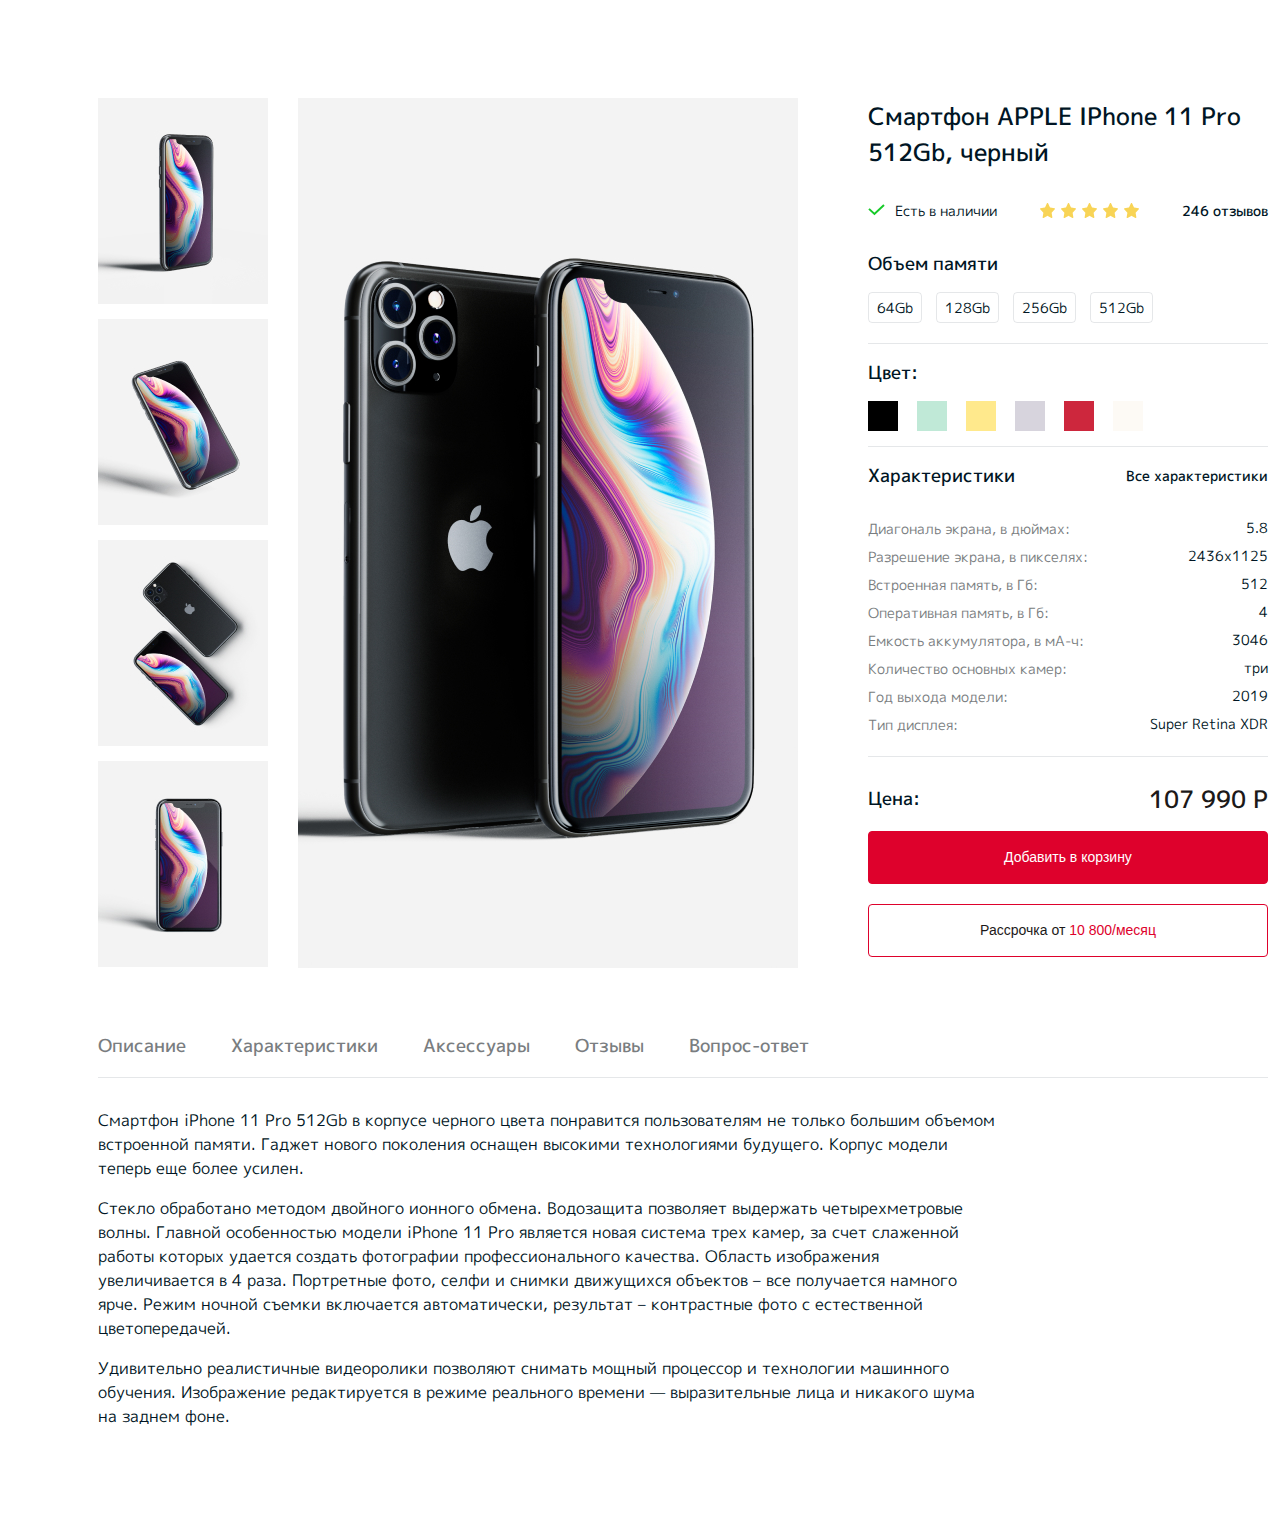
<file: index.html>
<!DOCTYPE html>
<html lang="ru">
<head>
  <meta charset="UTF-8">
  <title>Карточка товара</title>
  <link rel="stylesheet" href="style.css">
  <link rel="preconnect" href="https://fonts.googleapis.com">
<link rel="preconnect" href="https://fonts.gstatic.com" crossorigin>
<link href="https://fonts.googleapis.com/css2?family=M+PLUS+1p&display=swap" rel="stylesheet"> 
</head>
<body>
  <main class="card-container">
    <article class="card container">
      <div class="wrapper">
        <div class="card-img-block">
          <img src="images/photo 5.jpg" width="500" height="870" class="img-carousel__item-active">
          <ul class="img-carousel">
            <li class="img-carousel__item"><img src="images/photo 1.jpg" width="170" height="206"></li>
            <li class="img-carousel__item"><img src="images/photo 2.jpg" width="170" height="206"></li>
            <li class="img-carousel__item"><img src="images/photo 3.jpg" width="170" height="206"></li>
            <li class="img-carousel__item"><img src="images/photo 4.jpg" width="170" height="206"></li>
          </ul> 
        </div>      
      <div class="card-info-block">
      <h1>Смартфон APPLE IPhone 11 Pro 512Gb, черный </h1>  
      <div class="card-rate-reviews">
        <p class="in-stock">Есть в наличии</p>
        <div role="img" area-label="Рейтинг 5 из 5" class="star-rate">
          <img src="images/star icon.svg" alt="">
          <img src="images/star icon.svg" alt="">
          <img src="images/star icon.svg" alt="">
          <img src="images/star icon.svg" alt="">
          <img src="images/star icon.svg" alt="">
        </div>
        <a href="#" class="reviews">246 отзывов</a>
       </div>
      <div class="card-storage">
        <h2>Объем памяти</h2>
        <div class="card-storage-button">
          <input type="radio" name="storage" id="storage_1">
          <label for="storage_1">64Gb</label>
      </div>
      <div class="card-storage-button">
        <input type="radio" name="storage" id="storage_2">
        <label for="storage_2">128Gb</label>
      </div>
      <div class="card-storage-button">
        <input type="radio" name="storage" id="storage_3">
        <label for="storage_3">256Gb</label>
      </div>
      <div class="card-storage-button">
        <input type="radio" name="storage" id="storage_4">
        <label for="storage_4">512Gb</label>
      </div>
      </div>
      <div class="card-color">
        <h2>Цвет:</h2>
        <label class="visually-hidden" for="color_1">Черный</label>
        <input type="radio" name="color" id="color_1" class="color-chooser-item" style="background-color:black">
        <label class="visually-hidden" for="color_2">Зеленый</label>
        <input type="radio" name="color" id="color_2" class="color-chooser-item" style="background-color: #C0E9D7">
        <label class="visually-hidden" for="color_3">Желтый</label>
        <input type="radio" name="color" id="color_3" class="color-chooser-item" style="background-color: #FFE98C">
        <label class="visually-hidden" for="color_4">Фиолетовый</label>
        <input type="radio" name="color" id="color_4" class="color-chooser-item" style="background-color:#D7D4DD">
        <label class="visually-hidden" for="color_5">Красный</label>
        <input type="radio" name="color" id="color_5" class="color-chooser-item" style="background-color:#CD273D">
        <label class="visually-hidden" for="color_6">Белый</label>
        <input type="radio" name="color" id="color_6" class="color-chooser-item" style="background-color:#FDFAF5">
      </div>
      <div class="card-features">
        <div class="card-features-titles">
          <h2>Характеристики</h2>
          <h3>Все характеристики</h3>
        </div>
        <dl>
          <div class="data-row">
            <dt>Диагональ экрана, в дюймах:</dt>
            <dd>5.8</dd>
          </div>
          <div class="data-row">
            <dt>Разрешение экрана, в пикселях:</dt>
            <dd>2436x1125</dd>
          </div>
          <div class="data-row">
            <dt>Встроенная память, в Гб:</dt>
            <dd>512</dd>
          </div>
          <div class="data-row">
            <dt>Оперативная память, в Гб:</dt>
            <dd>4</dd>
          </div>
          <div class="data-row">
            <dt>Емкость аккумулятора, в мА-ч:</dt>
            <dd>3046</dd>
          </div>
          <div class="data-row">
            <dt>Количество основных камер:</dt>
            <dd>три</dd>
          </div>
          <div class="data-row">
            <dt>Год выхода модели:</dt>
            <dd>2019</dd>
          </div>
          <div class="data-row">
            <dt>Тип дисплея:</dt>
            <dd>Super Retina XDR</dd>
          </div>
        </dl>
      </div>
      <div class="card-price">
        <h2>Цена:</h2>
        <p class="card-price-item">107 990 Р</p>
      </div>
      <div class="card-buttons">
        <button type="button" class="buy-button">Добавить в корзину</button>
        <button type="button" class="installment-button">Рассрочка от <span>10 800/месяц</span></button>
      </div>
      </div>
      </div>
      <div class="card-tabs">
          <ul class="tabs-list">
          <li class="tabs-list-item"><a href="#">Описание</a></li>
          <li class="tabs-list-item"><a href="#">Характеристики</a></li>
          <li class="tabs-list-item"><a href="#">Аксессуары</a></li>
          <li class="tabs-list-item"><a href="#">Отзывы</a></li>
          <li class="tabs-list-item"><a href="#">Вопрос-ответ</a></li>
        </ul>
      </div>
      <div class="card-text">
        <p>Смартфон iPhone 11 Pro 512Gb в корпусе черного цвета понравится пользователям не только большим объемом встроенной памяти. 
        Гаджет нового поколения оснащен высокими технологиями будущего. Корпус модели теперь еще более усилен. </p>
        <p>Стекло обработано методом двойного ионного обмена. Водозащита позволяет выдержать четырехметровые волны.
        Главной особенностью модели iPhone 11 Pro является новая система трех камер, за счет слаженной работы которых удается создать фотографии профессионального качества. Область изображения увеличивается в 4 раза. Портретные фото, селфи и снимки движущихся объектов – все получается намного ярче.
        Режим ночной съемки включается автоматически, результат – контрастные фото с естественной цветопередачей.</p>
       <p>Удивительно реалистичные видеоролики позволяют снимать мощный процессор и технологии машинного обучения.
       Изображение редактируется в режиме реального времени — выразительные лица и никакого шума на заднем фоне.</p>
     </div>

    </article>
  </main>
</body>
</html>
</file>
<file: style.css>
body{
  margin:0;
  padding:0;
  background-color:white;
  color:black;
  font-family: "M PLUS 1p", "Arial", sans-serif;
  font-size: 14px;
  font-weight: 400;
  min-width:1366px;
}

ul {
  list-style: none;
  padding: 0;
  margin: 0;
}

.visually-hidden {
  position: absolute;
  width: 1px;
  height: 1px;
  margin: -1px;
  border: 0;
  padding: 0;
  white-space: nowrap;
  clip-path: inset(100%);
  clip: rect(0 0 0 0);
  overflow: hidden;
}

.container{
  width: 1170px;
  margin: 0 auto;
  padding-right: 98px;
  padding-left: 98px;
}

.card{
  margin-top: 98px;
  margin-bottom: 98px;
}

.wrapper{
  display: flex;
}

.card-img-block{
  display: flex;
  flex-direction: row-reverse;
  width: 700px;
}

.img-carousel__item-active{
  margin-left: 30px;
}

.img-carousel__item{
  padding-bottom: 10px;
}

.card-info-block{
  width: 400px;
  margin-left: 70px;
}

.color-chooser-item{
  -webkit-appearance: none;
  position: relative;
  box-sizing: border-box;
  width: 30px;
  height: 30px;
  margin: 0;
  background-color: inherit;
  cursor: pointer;
  margin-right:15px;
  margin-bottom:10px;
}


.color-chooser-item::before {
  content: "";
  position: absolute;
  top: -5px;
  left: -5px;
  box-sizing: border-box;
  width: calc(30px + 5px * 2); /* вычисляем: размер элемента и два раза по отступу 5 пикселей */
  height: calc(30px + 5px * 2);
  background-color: inherit; 
}


.color-chooser-item::after {
  content: "";
  position: absolute;
  top: -5px;
  left: -5px;
  box-sizing: border-box;
  width: calc(30px + 5px * 2);
  height: calc(30px + 5px * 2);
  border: 5px solid #ffffff;
}


.color-chooser-item:checked::after {
  top: -4px;
  left: -4px;
  width: calc(30px + 4px * 2); /* вычисление: на 1 пиксель меньше, чтобы осталась рамка */
  height: calc(30px + 4px * 2);
  border: 4px solid #ffffff;
}

.card-color{
  border-bottom:1px solid rgba(0, 21, 36,0.1);
}

.card-storage{
  border-bottom:1px solid rgba(0, 21, 36,0.1);
}

.card-storage-button{
  display:inline-block;
  margin-right:10px;
  margin-bottom:20px;
}


.card-storage-button input{
  display:none;
}

.card-storage-button label{
  display:inline-block;
  cursor:pointer;
  padding-left:8px;
  padding-right:8px;
  padding-top:4px;
  padding-bottom:4px;
  font-size: 14px;
  line-height: 21px;
  border: 1px solid rgba(0, 21, 36, 0.1);
  border-radius: 4px;
  color:#001524;
}


.card-storage-button input:checked ~ label{
  border: 1px solid rgba(0, 21, 36, 1);
}

.data-row{
  display:flex;
  box-sizing:border-box;
  justify-content: space-between;
  padding-bottom:7px;
}

.card-buttons{
  display:flex;
  flex-direction: column;
  margin-top:-10px;
}

.card-price{
  display:flex;
  justify-content: space-between;
  align-items: center;
}

.card-features-titles{
  display:flex;
  justify-content: space-between;
  align-items:center;
}

.card-features{
  border-bottom:1px solid rgba(0, 21, 36,0.1);
}

.card-rate-reviews{
  display:flex;
  justify-content: space-between;
  align-items: center;
}

.star-rate{
  margin-bottom:-5px;
}


h1{
  font-weight: 500;
  font-size: 24px;
  line-height: 36px;
  color: #001524;
  margin-top:0;
}


h2{
  font-weight: 500;
  font-size: 18px;
  line-height: 27px;
  color: #001524;
}

h3, .reviews{
  font-weight: 500;
  font-size: 14px;
  line-height: 21px;
  color: #001524;
}

.in-stock, dt{
  font-size: 14px;
  line-height: 21px;
  color: #001524;
}

.in-stock::before{
  content:url("images/ok\ arrow.svg");
  padding-right:10px;
}

.reviews{
  text-decoration:none;
}

.reviews:hover{
  color: #DE012C;
}
.reviews:visited{
  color: #99A1A7;
} 

.reviews:focus{
  color: #C20127;
}

dt{
  color: #797D80;
}

dd{
  color: #001524;
}

.card-price-item{
  font-weight: 500;
  font-size: 24px;
  line-height: 36px;
  color: #1C1919;
}

.buy-button{
  font-weight: 500;
  font-size: 14px;
  line-height: 21px;
  color: #FFFFFF;
  background: #DE012C;
  border-radius: 4px;
  padding:15px 130px;
  border:1px solid #DE012C;
  margin-bottom:20px;
}

.buy-button:hover{
  background: #C20127;
  border:1px solid #C20127;
  transition:all 0.2s ease-in-out 0s;
}

.buy-button:focus{
  background: #DE012C;
  border: 1px solid #001524;
  transition:all 0.2s ease-in-out 0s;
}

.buy-button:disabled{
  background: #E6E3E4;
  border:#E6E3E4 1px solid;
  color: #B3B1B2;
  transition:all 0.2s ease-in-out 0s;
}

span{
  color:rgba(222, 1, 44, 1)
}

.installment-button{
  font-weight: 500;
  font-size: 14px;
  line-height: 21px;
  color: #1C1919;
  background: rgba(255, 255, 255, 1);
  border: 1px solid #DE012C;
  border-radius: 4px;
  padding:15px 93px;
}

.installment-button:hover{
  background-color:rgba(0, 21, 36, 1);
  color:white;
  border:1px solid rgba(0, 21, 36, 1);
  transition:all 0.2s ease-in-out 0s;
}

.installment-button:focus{
  color:black;
  border:2px solid black;
  background: rgba(255, 255, 255, 1);
  line-height:18px;
  transition:all 0.2s ease-in-out 0s;
}

.installment-button:disabled{
  border: 1px solid #CCCACB;
  color: #BFBCBD;
  transition:all 0.2s ease-in-out 0s;
}

.tabs-list{
  display:flex;
}

.tabs-list-item{
  padding-right:45px;
}

.tabs-list-item a{
  text-decoration:none;
  font-weight: 500;
  font-size: 18px;
  line-height: 27px;
  color: #797D80;
}

.tabs-list-item a:focus{
  border-bottom:3px solid rgba(0, 21, 36,1);
  padding-bottom:18px;
  color:black;
}

.card-tabs{
  border-bottom:1px solid rgba(0, 21, 36,0.1);
  height:45px;
  margin-top:50px;
}

.card-text{
  font-size: 16px;
  line-height: 150%;
  color: #001524;
  text-align:left;
  margin-top:30px;
  width:900px;
}
</file>
